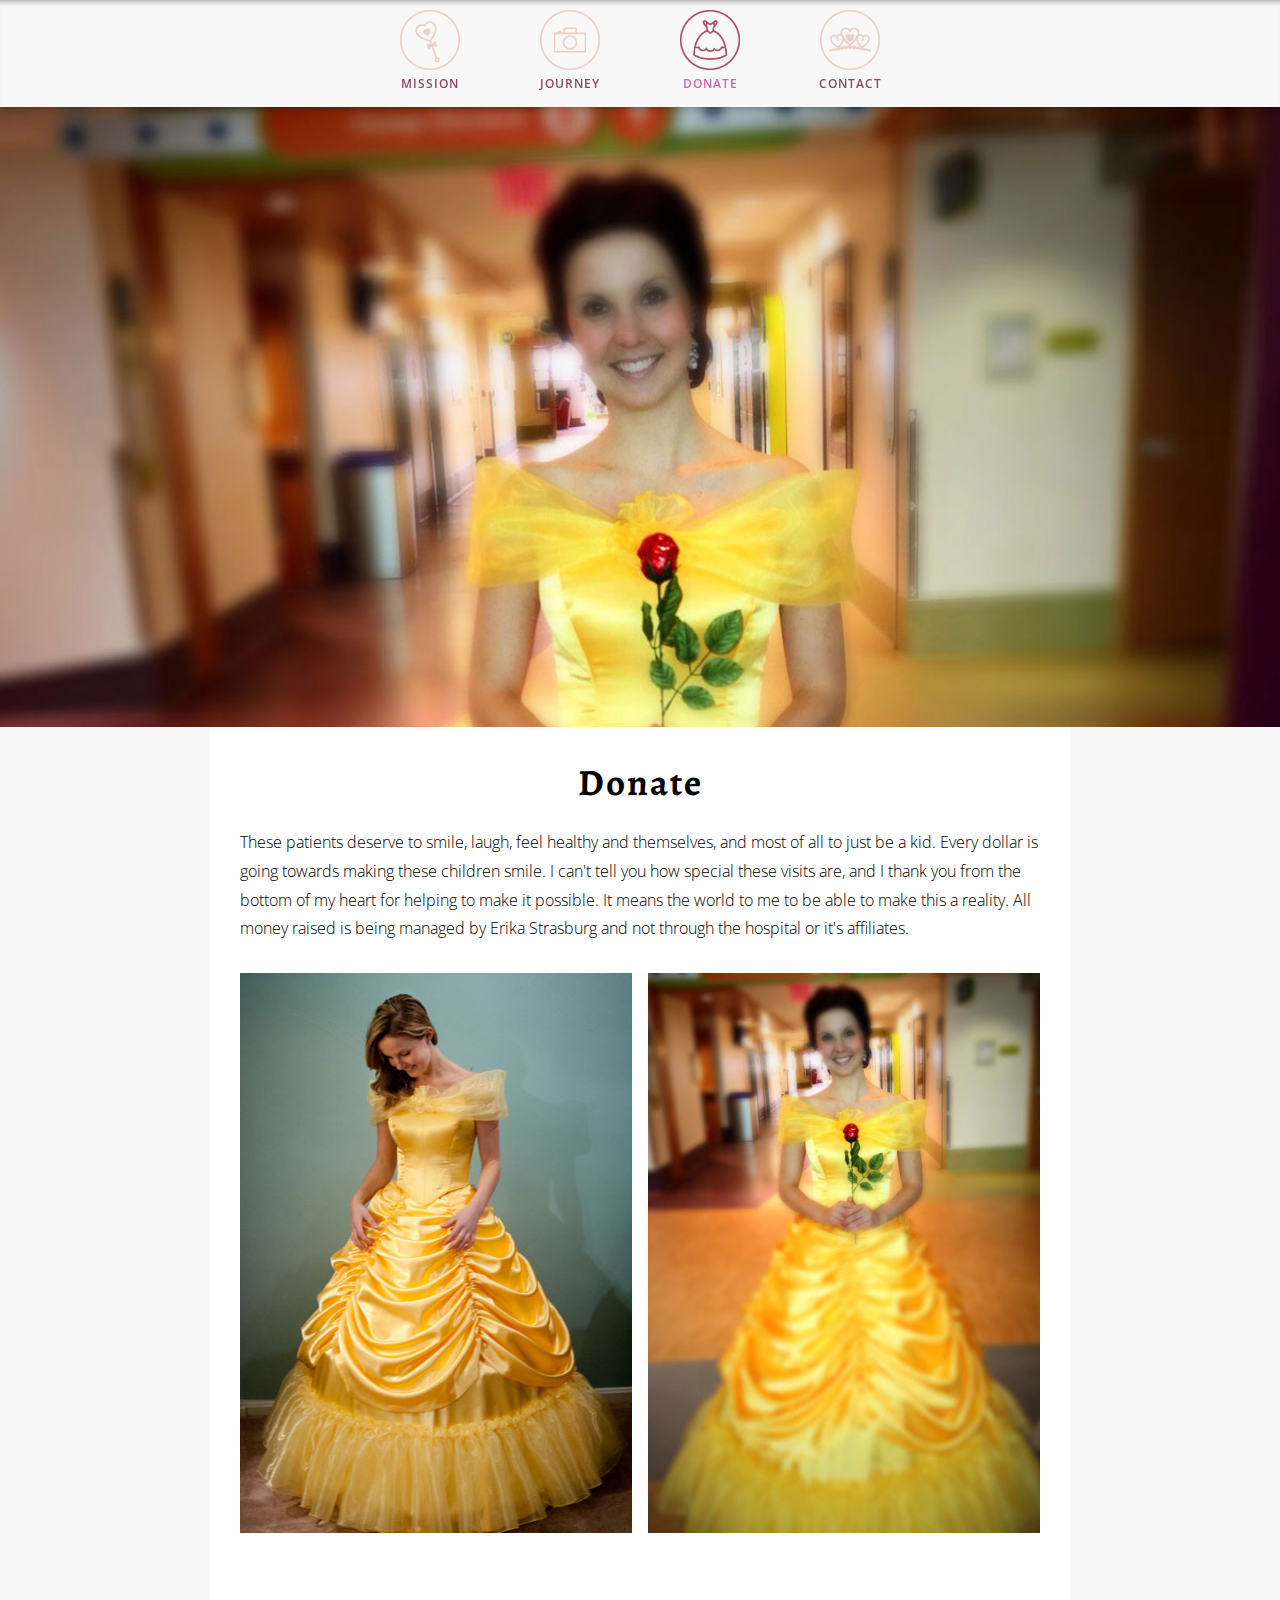
<file: donate.html>
<html>
<head>
        <meta http-equiv="Content-Type" content="text/html; charset=UTF-8" />
        <meta http-equiv="Pragma" content="no-cache" />
        <meta http-equiv="Cache-Control" content="no-cache" />
        <title>The Fairytale Foundation – Donate</title>
    <link href='http://fonts.googleapis.com/css?family=Open+Sans:300italic,400italic,600italic,700italic,800italic,400,300,600,700,800' rel='stylesheet' type='text/css'>

    <link href='http://fonts.googleapis.com/css?family=Alegreya:400italic,700italic,900italic,400,700,900' rel='stylesheet' type='text/css'>
    <link rel="stylesheet" text="text/css" href="css/style.css" type="text/css">

	<script type="text/javascript" src="js/jquery-1.9.1.min.js"></script>
    <script type="text/javascript" src="js/init.js?=ver1.1"></script>
    <title></title>
</head>

<body>
    <!-- BEGIN HEADER -->

    <header class="page-header">
        <nav class="page-nav">
<!--
            <div class="page-nav-logo">
                <a href="index.php">
                    <span class="page-nav-menu-icon"></span>
                </a>
            </div>
-->

            <div class="page-nav-menu-links">
                <div class="page-nav-menu-link" data-link="mission">
                <a href="mission.html">
					<span class="overlay anim300"></span>
                	<span class="base"></span>             
                    <span class="page-nav-menu-caption">Mission</span>
                </a>
                </div>
                <div class="page-nav-menu-link" data-link="journey">
                <a href="journey.html">
					<span class="overlay anim300"></span>
                	<span class="base"></span> 
                    <span class="page-nav-menu-caption">Journey</span>
                </a>
                </div>
                <div class="page-nav-menu-link active" data-link="donate">
                <a href="donate.html">
                	<span class="base"></span>
                    <span class="page-nav-menu-caption">Donate</span>
                </a>
                </div>
                <div class="page-nav-menu-link" data-link="contact">
                <a href="contact.php">
					<span class="overlay anim300"></span>
                	<span class="base"></span>
                    <span class="page-nav-menu-caption">Contact</span>
                </a>
                </div>
            </div>
        </nav>
    </header>
    <!-- END HEADER -->

        
        <!-- BEGIN SINGLE WORK -->

        <div class="container">
            <section class="cover work">
                <div class="slide donate"></div>
            </section>
			<section class="page">
			    <div class="wrapper">
			    <h1>Donate</h1>
			    <p>These patients deserve to smile, laugh, feel healthy and themselves, and most of all to just be a kid. Every dollar is going towards making these children smile.  I can't tell you how special these visits are, and I thank you from the bottom of my heart for helping to make it possible. It means the world to me to be able to make this a reality. All money raised is being managed by Erika Strasburg and not through the hospital or it's affiliates.
			    </p>
<!--
			    <div class="donation">
				    <form id="donation-form" method="post" action="">
					    <label for="amount">Your Donation</label>
					    <span class="usd-sign">$</span>
					    <input type="text" name="amount" id="amount" value="5.00">
						<span class="usd">USD</span>
					    <input type="submit" name="submit" value="Donate">
				    </form>
			    </div>
-->
			    <figure>
                    <div class="img_wrapper">
                        <img src="images/donate_dress.jpg" alt=""/>
                    </div>
<!--                     <figcaption class="center">Image Caption Here</figcaption> -->
                </figure>
			    </div>
			</section>
        </div>
        
        <!-- END SINGLE WORK -->
</body>
</html>
</file>
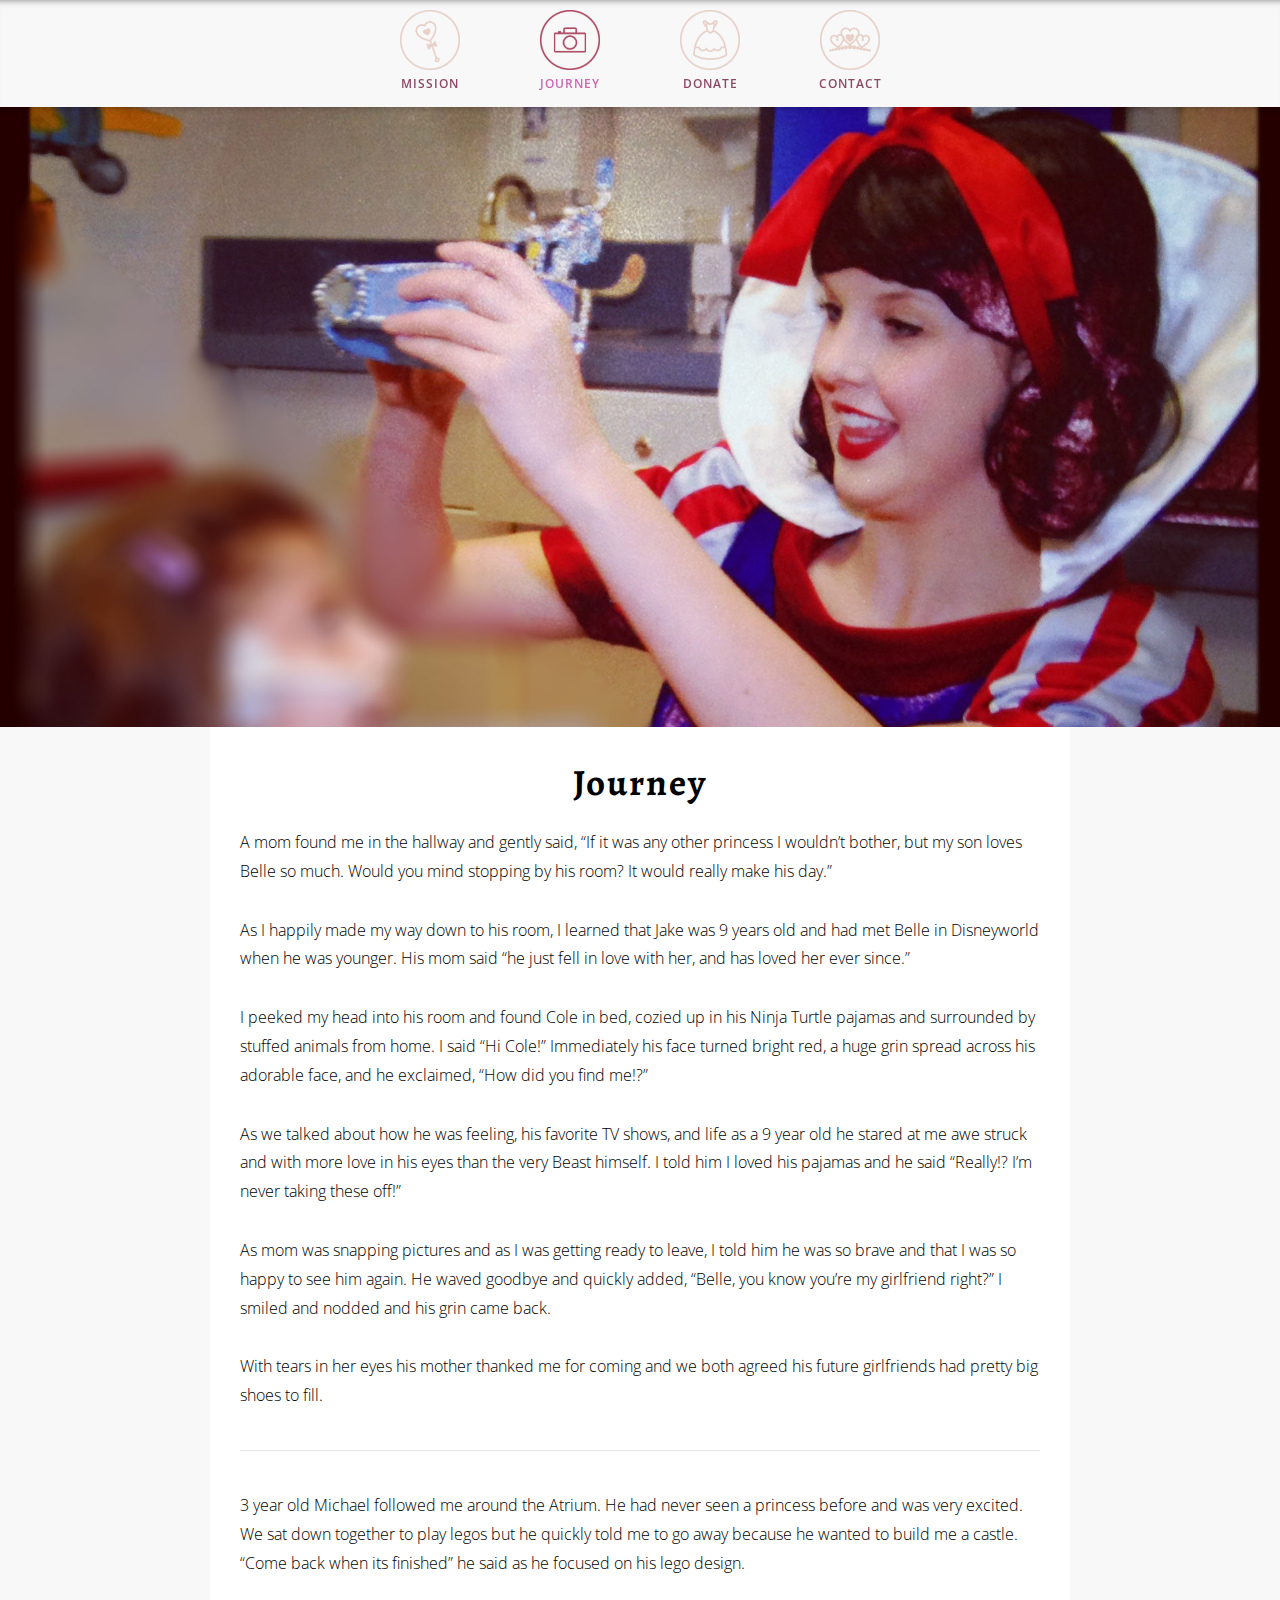
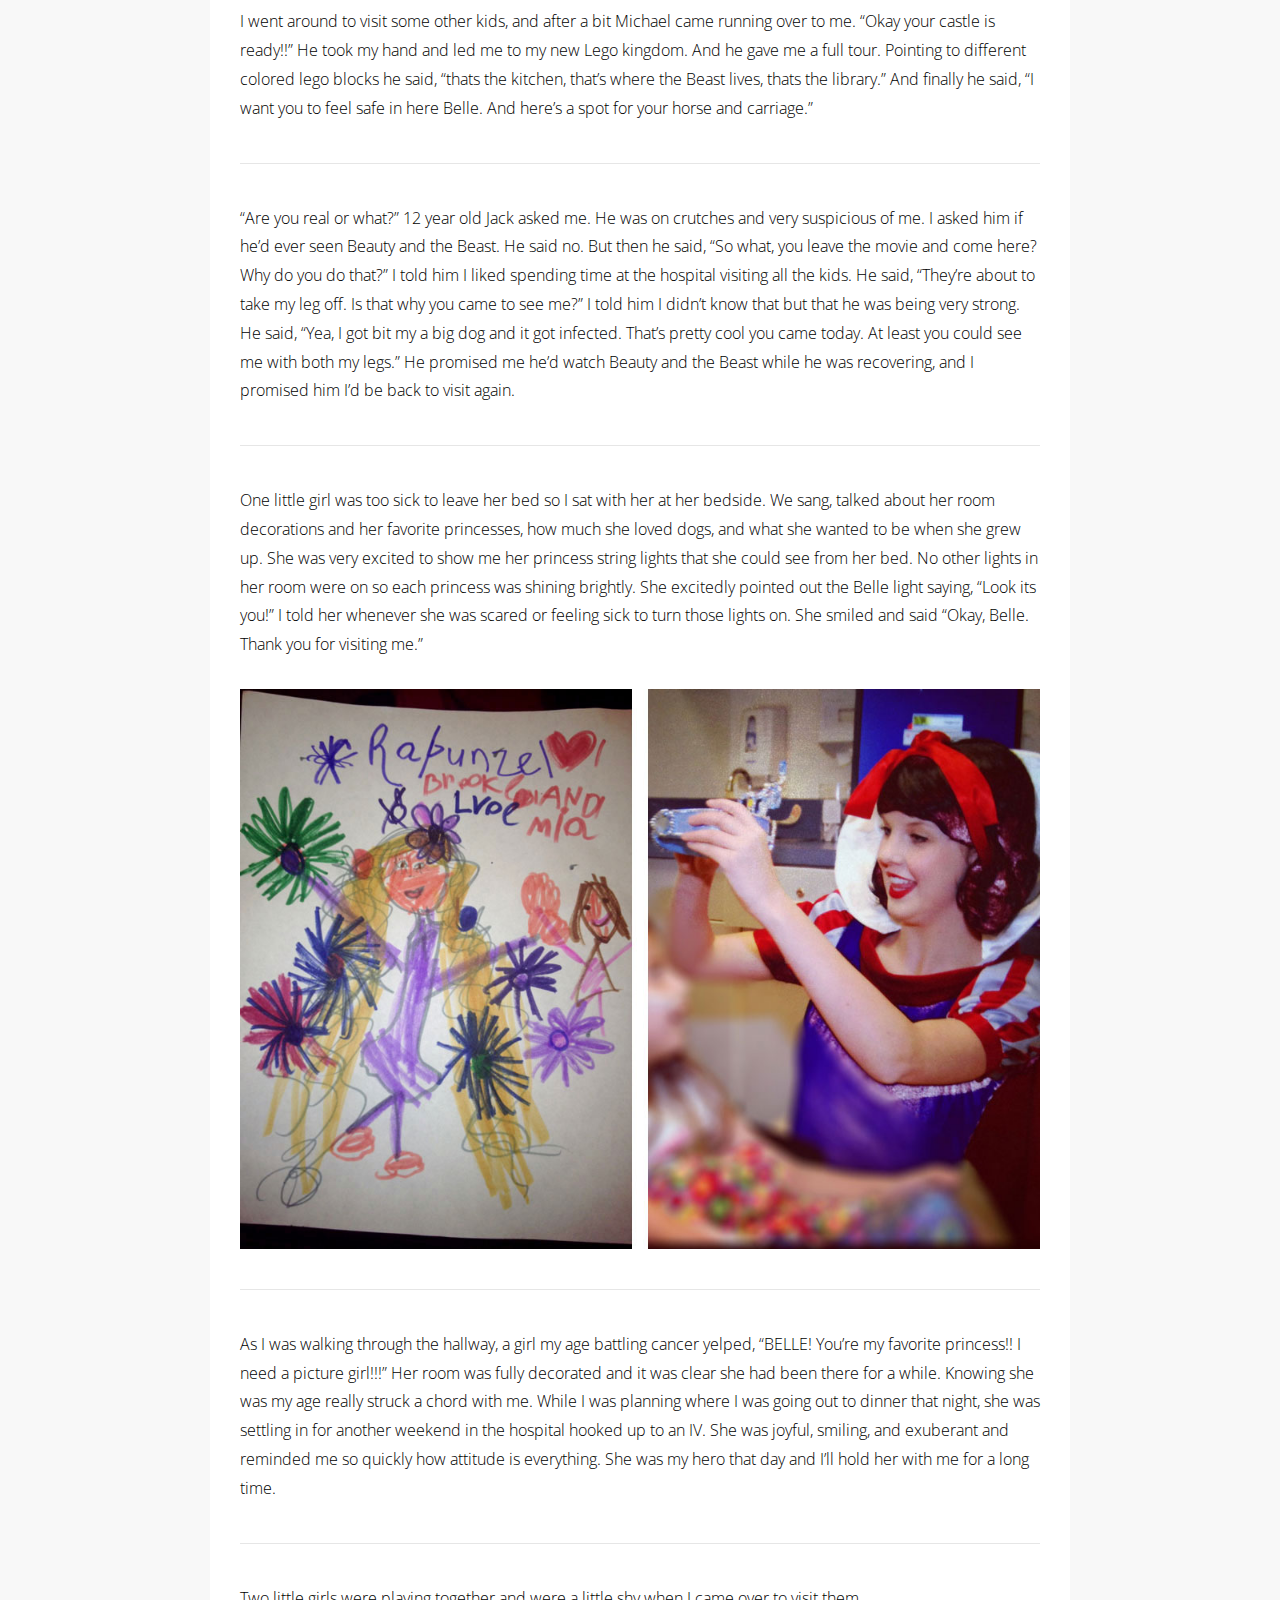
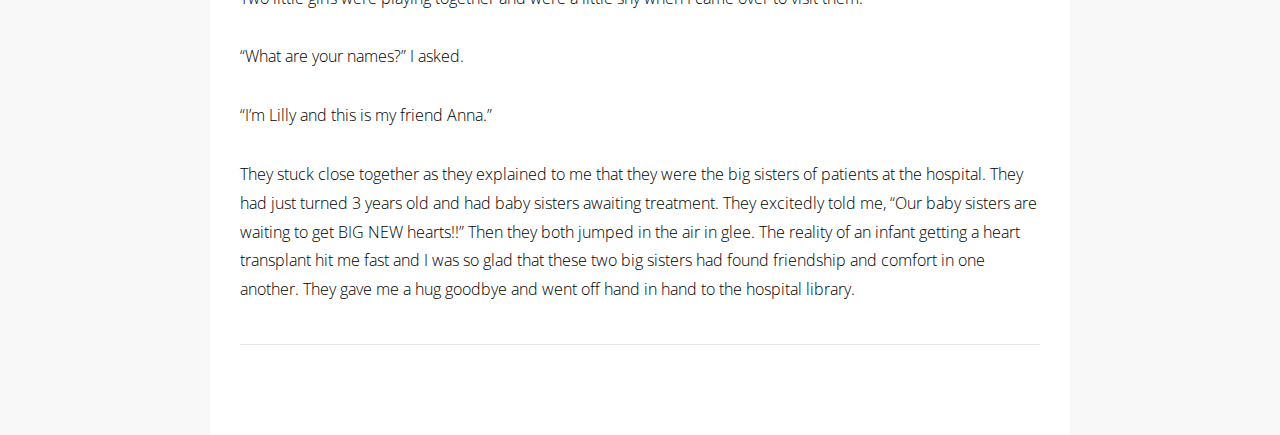
<file: journey.html>
<html>
<head>
        <meta http-equiv="Content-Type" content="text/html; charset=UTF-8" />
        <meta http-equiv="Pragma" content="no-cache" />
        <meta http-equiv="Cache-Control" content="no-cache" />
        <title>The Fairytale Foundation – Journey</title>
    <link href='http://fonts.googleapis.com/css?family=Open+Sans:300italic,400italic,600italic,700italic,800italic,400,300,600,700,800' rel='stylesheet' type='text/css'>

    <link href='http://fonts.googleapis.com/css?family=Alegreya:400italic,700italic,900italic,400,700,900' rel='stylesheet' type='text/css'>
    <link rel="stylesheet" text="text/css" href="css/style.css" type="text/css">

	<script type="text/javascript" src="js/jquery-1.9.1.min.js"></script>
    <script type="text/javascript" src="js/init.js?=ver1.1"></script>
    <title></title>
</head>

<body>
    <!-- BEGIN HEADER -->

    <header class="page-header">
        <nav class="page-nav">
<!--
            <div class="page-nav-logo">
                <a href="index.php">
                    <span class="page-nav-menu-icon"></span>
                </a>
            </div>
-->

            <div class="page-nav-menu-links">
                <div class="page-nav-menu-link" data-link="mission">
                <a href="mission.html">
                    <span class="overlay anim300"></span>
                	<span class="base"></span>                    
                    <span class="page-nav-menu-caption">Mission</span>
                </a>
                </div>
                <div class="page-nav-menu-link active" data-link="journey">
                <a href="journey.html">
                	<span class="base"></span>                    
                    <span class="page-nav-menu-caption">Journey</span>
                </a>
                </div>
                <div class="page-nav-menu-link" data-link="donate">
                <a href="donate.html">
					<span class="overlay anim300"></span>
                	<span class="base"></span>
                    <span class="page-nav-menu-caption">Donate</span>
                </a>
                </div>
                <div class="page-nav-menu-link" data-link="contact">
                <a href="contact.php">
					<span class="overlay anim300"></span>
                	<span class="base"></span>
                    <span class="page-nav-menu-caption">Contact</span>
                </a>
                </div>
            </div>
        </nav>
    </header>
    <!-- END HEADER -->

        
        <!-- BEGIN SINGLE WORK -->

        <div class="container">
            <section class="cover work">
                <div class="slide journey"></div>
            </section>
			<section class="page">
			    <div class="wrapper">
			    <h1>Journey</h1>
			    <p>A mom found me in the hallway and gently said, “If it was any other princess I wouldn’t bother, but my son loves Belle so much. Would you mind stopping by his room? It would really make his day.”
			    </p>
			    <p>
As I happily made my way down to his room, I learned that Jake was 9 years old and had met Belle in Disneyworld when he was younger. His mom said “he just fell in love with her, and has loved her ever since.”
			    </p>
			    <p>
I peeked my head into his room and found Cole in bed, cozied up in his Ninja Turtle pajamas and surrounded by stuffed animals from home. I said “Hi Cole!” Immediately his face turned bright red, a huge grin spread across his adorable face, and he exclaimed, “How did you find me!?”
			    </p>
			    <p>
As we talked about how he was feeling, his favorite TV shows, and life as a 9 year old he stared at me awe struck and with more love in his eyes than the very Beast himself. I told him I loved his pajamas and he said “Really!? I’m never taking these off!”
			    </p>
			    <p>
As mom was snapping pictures and as I was getting ready to leave, I told him he was so brave and that I was so happy to see him again. He waved goodbye and quickly added, “Belle, you know you’re my girlfriend right?” I smiled and nodded and his grin came back.
				<p>
With tears in her eyes his mother thanked me for coming and we both agreed his future girlfriends had pretty big shoes to fill.
			    </p>
				<div class="hr"></div>
				<p>
				3 year old Michael followed me around the Atrium. He had never seen a princess before and was very excited. We sat down together to play legos but he quickly told me to go away because he wanted to build me a castle. “Come back when its finished” he said as he focused on his lego design.
				</p>
				<p>
I went around to visit some other kids, and after a bit Michael came running over to me. “Okay your castle is ready!!” He took my hand and led me to my new Lego kingdom. And he gave me a full tour. Pointing to different colored lego blocks he said, “thats the kitchen, that’s where the Beast lives, thats the library.” And finally he said, “I want you to feel safe in here Belle. And here’s a spot for your horse and carriage.”
				</p>
				<div class="hr"></div>
				<p>
				“Are you real or what?” 12 year old Jack asked me. He was on crutches and very suspicious of me. I asked him if he’d ever seen Beauty and the Beast. He said no. But then he said, “So what, you leave the movie and come here? Why do you do that?” I told him I liked spending time at the hospital visiting all the kids. He said, “They’re about to take my leg off. Is that why you came to see me?” I told him I didn’t know that but that he was being very strong. He said, “Yea, I got bit my a big dog and it got infected. That’s
pretty cool you came today. At least you could see me with both my legs.” He promised me he’d watch Beauty and the Beast while he was recovering, and I promised him I’d be back to visit again.
				</p>
				<div class="hr"></div>
				<p>
				One little girl was too sick to leave her bed so I sat with her at her bedside. We sang, talked about her room decorations and her favorite princesses, how much she loved dogs, and what she wanted to be when she grew up. She was very excited to show me her princess string lights that she could see from her bed. No other lights in her room were on so each princess was shining brightly. She excitedly pointed out the Belle light saying, “Look its you!” I told her whenever she was scared or feeling sick to turn those lights on. She smiled and said “Okay, Belle. Thank you for visiting me.”
				</p>
				<figure>
                    <div class="img_wrapper">
                        <img src="images/journey_visit.jpg" alt=""/>
                    </div>
<!--                     <figcaption class="center">Image Caption Here</figcaption> -->
                </figure>
				<div class="hr"></div>
				<p>
				As I was walking through the hallway, a girl my age battling cancer yelped, “BELLE! You’re my favorite princess!! I need a picture girl!!!” Her room was fully decorated and it was clear she had been there for a while. Knowing she was my age really struck a chord with me. While I was planning where I was going out to dinner that night, she was settling in for another weekend in the hospital hooked up to an IV. She was joyful, smiling, and exuberant and reminded me so quickly how attitude is everything. She was my hero that day and I’ll hold her with me for a long time.
				</p>
				<div class="hr"></div>
				<p>
				Two little girls were playing together and were a little shy when I came over to visit them.
				</p>
				<p>
“What are your names?” I asked.
				</p>
				<p>
				“I’m Lilly and this is my friend Anna.”
				</p>
				<p>
They stuck close together as they explained to me that they were the big sisters of patients at the hospital. They had just turned 3 years old and had baby sisters awaiting treatment. They excitedly told me, “Our baby sisters are waiting to get BIG NEW hearts!!” Then they both jumped in the air in glee. The reality of an infant getting a heart transplant hit me fast and I was so glad that these two big sisters had found friendship and comfort in one another. They gave me a hug goodbye and went off hand in hand to the hospital library.
				</p>
                <div class="hr"></div>
			    </div>
			</section>
        </div>
        
        <!-- END SINGLE WORK -->
</body>
</html>
</file>
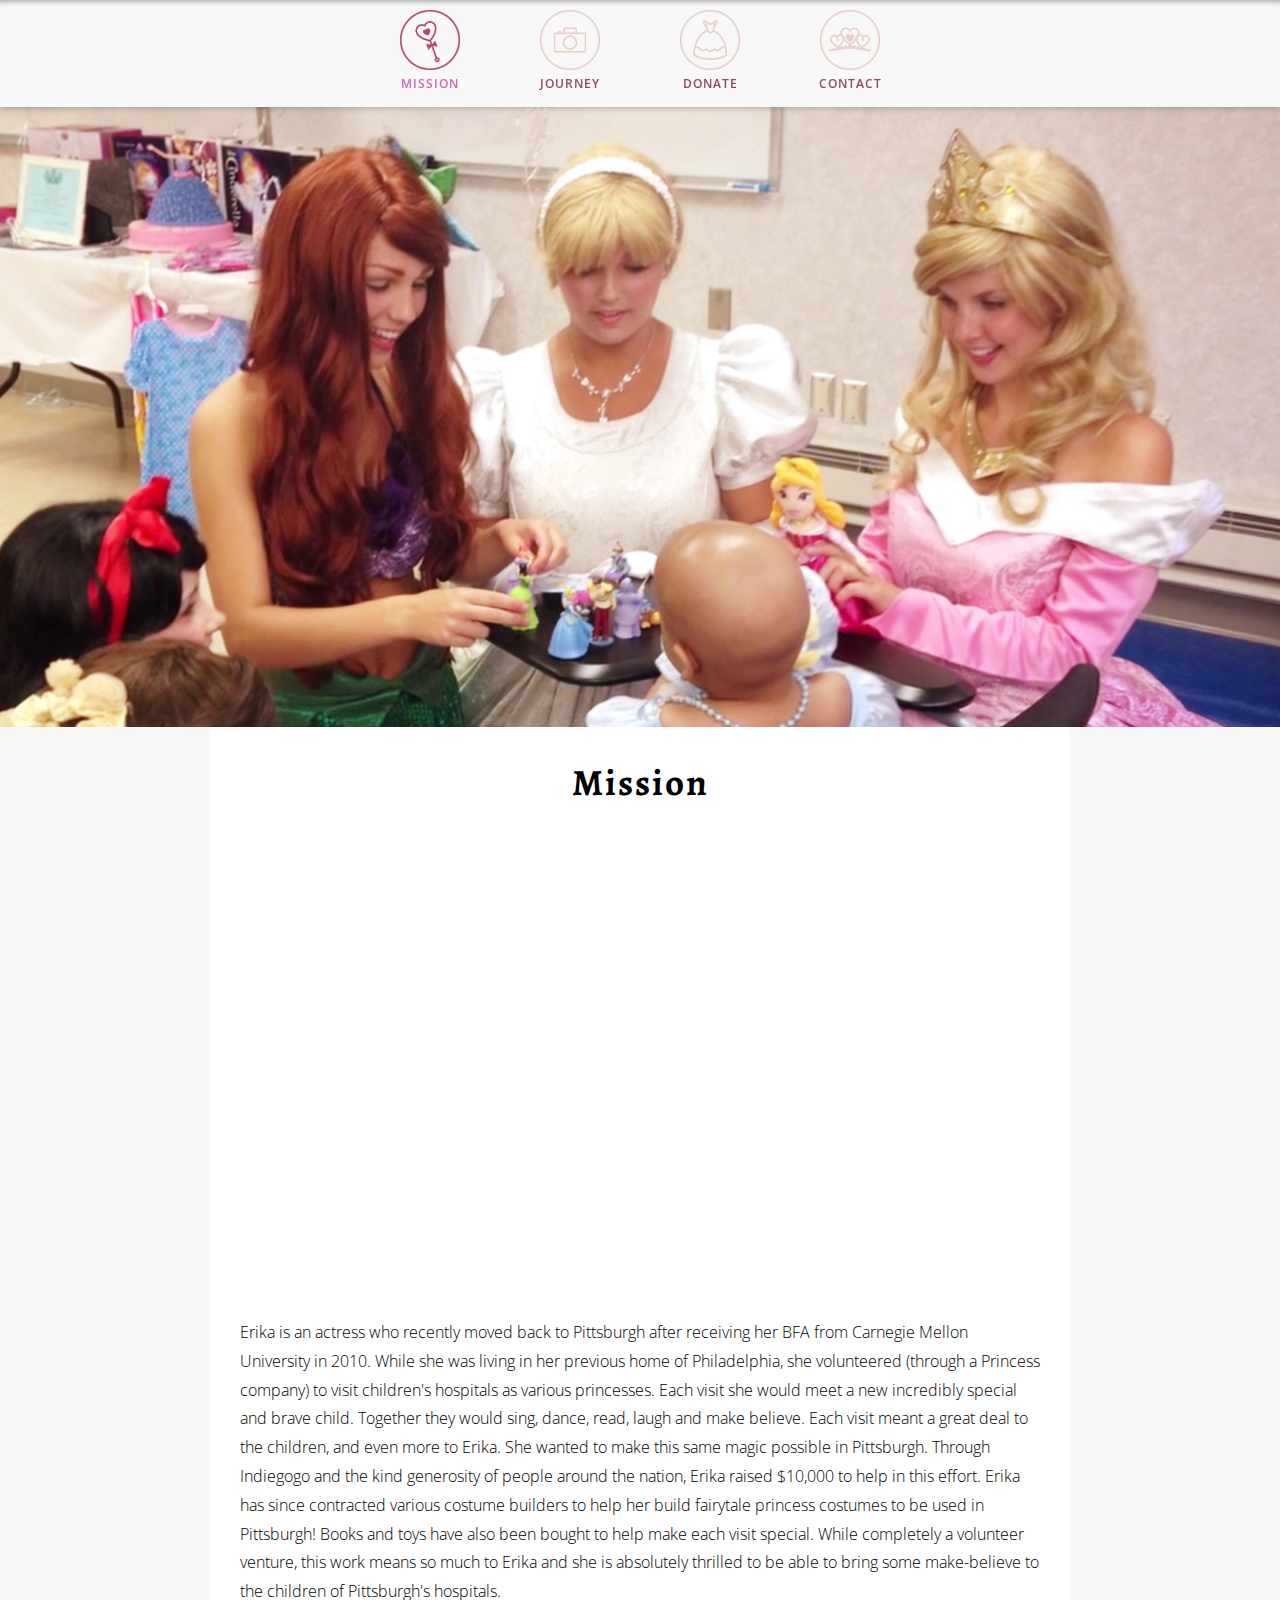
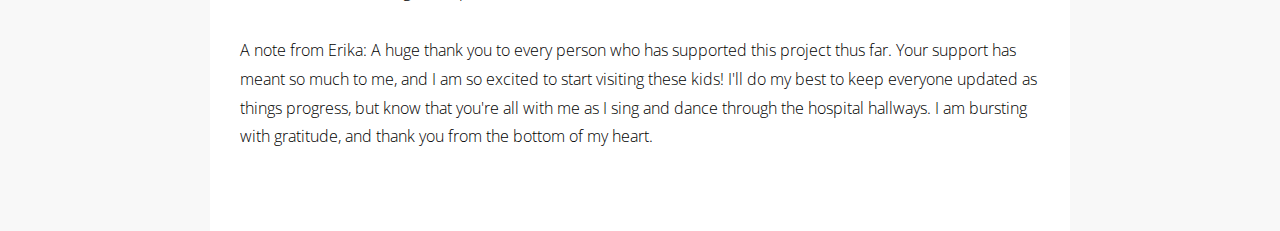
<file: mission.html>
<html>
<head>
        <meta http-equiv="Content-Type" content="text/html; charset=UTF-8" />
        <meta http-equiv="Pragma" content="no-cache" />
        <meta http-equiv="Cache-Control" content="no-cache" />
        <title>The Fairytale Foundation – Mission</title>
    <link href='http://fonts.googleapis.com/css?family=Open+Sans:300italic,400italic,600italic,700italic,800italic,400,300,600,700,800' rel='stylesheet' type='text/css'>

    <link href='http://fonts.googleapis.com/css?family=Alegreya:400italic,700italic,900italic,400,700,900' rel='stylesheet' type='text/css'>
    <link rel="stylesheet" text="text/css" href="css/style.css" type="text/css">

	<script type="text/javascript" src="js/jquery-1.9.1.min.js"></script>
    <script type="text/javascript" src="js/init.js?=ver1.1"></script>
    <title></title>
</head>

<body>
    <!-- BEGIN HEADER -->

    <header class="page-header">
        <nav class="page-nav">
<!--
            <div class="page-nav-logo">
                <a href="index.php">
                    <span class="page-nav-menu-icon"></span>
                </a>
            </div>
-->

            <div class="page-nav-menu-links">
                <div class="page-nav-menu-link active" data-link="mission">
                <a href="mission.html">
                    <span class="base anim300"></span>           
                    <span class="page-nav-menu-caption">Mission</span>
                </a>
                </div>
                <div class="page-nav-menu-link" data-link="journey">
                <a href="journey.html">
					<span class="overlay anim300"></span>
                	<span class="base"></span>          
                    <span class="page-nav-menu-caption">Journey</span>
                </a>
                </div>
                <div class="page-nav-menu-link" data-link="donate">
                <a href="donate.html">
					<span class="overlay anim300"></span>
                	<span class="base"></span>              
                    <span class="page-nav-menu-caption">Donate</span>
                </a>
                </div>
                <div class="page-nav-menu-link" data-link="contact">
                <a href="contact.php">
					<span class="overlay anim300"></span>
                	<span class="base"></span>               
                    <span class="page-nav-menu-caption">Contact</span>
                </a>
                </div>
            </div>
        </nav>
    </header>
    <!-- END HEADER -->

        
        <!-- BEGIN SINGLE WORK -->

        <div class="container">
            <section class="cover work">
                <div class="slide mission"></div>
            </section>
			<section class="page">
			    <div class="wrapper">
				<figure>
			    <h1>Mission</h1>				
			    <iframe src="https://player.vimeo.com/video/77616244?title=0&amp;byline=0&amp;portrait=0" width="800" height="450" frameborder="0" webkitallowfullscreen mozallowfullscreen allowfullscreen></iframe>
				</figure>
			    <p>Erika is an actress who recently moved back to Pittsburgh after receiving her BFA from Carnegie Mellon University in 2010. While she was living in her previous home of Philadelphia, she volunteered (through a Princess company) to visit children's hospitals as various princesses. Each visit she would meet a new incredibly special and brave child. Together they would sing, dance, read, laugh and make believe. Each visit meant a great deal to the children, and even more to Erika. She wanted to make this same magic possible in Pittsburgh. Through Indiegogo and the kind generosity of people around the nation, Erika raised $10,000 to help in this effort. Erika has since contracted various costume builders to help her build fairytale princess costumes to be used in Pittsburgh! Books and toys have also been bought to help make each visit special. While completely a volunteer venture, this work means so much to Erika and she is absolutely thrilled to be able to bring some make-believe to the children of Pittsburgh's hospitals. 
			    </p>

<p>A note from Erika: A huge thank you to every person who has supported this project thus far. Your support has meant so much to me, and I am so excited to start visiting these kids! I'll do my best to keep everyone updated as things progress, but know that you're all with me as I sing and dance through the hospital hallways. I am bursting with gratitude, and thank you from the bottom of my heart. 
			    </p>
			    </div>
			</section>
        </div>
        
        <!-- END SINGLE WORK -->
</body>
</html>
</file>
<file: css/style.css>
/* ------ DEFAULTS ------ */

html, body, div, span, applet, object, iframe,
h1, h2, h3, h4, h5, h6, p, blockquote, pre,
a, abbr, acronym, address, big, cite, code,
del, dfn, em, img, ins, kbd, q, s, samp,
small, strike, strong, sub, sup, tt, var,
b, u, i, center,
dl, dt, dd, ol, ul, li,
fieldset, form, label, legend,
table, caption, tbody, tfoot, thead, tr, th, td,
article, aside, canvas, details, embed, 
figure, figcaption, footer, header, hgroup, 
menu, nav, output, ruby, section, summary,
time, mark, audio, video{
    margin: 0;
    padding: 0;
    border: 0;
    font-size: 100%;
    vertical-align: baseline;
}

article, aside, details, figcaption, figure, 
footer, header, hgroup, menu, nav, section{
    display: block;
}

/* ------ GLOBAL CSS3 TRANSITIONS ----- */

.anim300{
	-webkit-transition: all 300ms ease-in-out;
    -moz-transition: all 300ms ease-in-out;
    -ms-transition: all 300ms ease-in-out;
    -o-transition: all 300ms ease-in-out;	
    transition: all 300ms ease-in-out;
}

.body{
	-webkit-font-smoothing: antialiased;
}

.wrapper{
	max-width: 800px;
	margin: 0 auto;
	padding: 30px 30px 50px 30px;
	background-color: #fff;
}

/* ------ CONTACT FORM ----- */
#contact-form{
	max-width: 470px;
	margin: 0 auto;
}

#contact-form label{
	display: block;
	margin: 0 0 0.5rem;
	font-size: 1rem;
}

#contact-form input[type=text], #contact-form input[type=submit], #contact-form textarea{
	width: 100%;
	margin: 0 0 1rem;
	padding: 8px 10px;
	border: 1px solid #d2d2d2;
	font-size: 1rem;
	font-weight: 300;
	-webkit-border-radius: 5px;
	-moz-border-radius: 5px;
	border-radius: 5px;
	-webkit-box-shadow: 0 0 6px rgba(0, 0, 0, 0.1) inset;
	box-shadow: 0 0 6px rgba(0, 0, 0, 0.1) inset;	
}

body, input, textarea{
	font-family: 'Open Sans';
}

.page-header{
	text-align: center;
	position: fixed;
	top: 0;
	left: 0;
	width: 100%;
	z-index: 3;
	background-color: #f8f8f8;
/* 	border-bottom: 1px solid #ccc8c7; */
	-webkit-box-shadow: 0 0 7px rgba(0,0,0,.3), inset 0 7px 7px -7px rgba(0,0,0,.5);
}

.index-page-header{
	text-align: center;
	/* padding-top: 270px; */
}

.page-nav{
/*
	position: relative;
	width: 100%;
*/
}

.page-nav-logo{
	display: inline-block;
	position: absolute;
	left: 0;
}

.page-nav-menu-links{
	display: inline-block;
	margin: 0 auto;
	max-width: 632px;
}

.page-nav-menu-link{
	float: left;
	width: 120px;
	margin: 10px;
	cursor: pointer;
}

.page-nav-menu-icon{
	width: 60px;
	height: 60px;
	display: block;
	position: relative;
	left: 29px;
/* 	margin-top: 10px; */
	background-size: 100%;
	-webkit-transition: all 300ms ease-in-out;
	transition: all 300ms ease-in-out;
}

/* ------ MENU ICONS ----- */
.page-nav-menu-link .base{
	width: 60px;
	height: 60px;
	background-size: 100%;
	display: inline-block;
}

.page-nav-menu-link .overlay{
	position: absolute;
	opacity: 0;
	width: 60px;
	height: 60px;
	z-index: 9;
	background-size: 100%;
}

.page-nav-menu-link:hover .overlay{
    opacity: 1;
}

.page-nav-menu-link[data-link="mission"] .base{
	background-image: url(../images/mission_icon_pink.png);
}

.page-nav-menu-link[data-link="journey"] .base{
	background-image: url(../images/journey_icon_pink.png);
}

.page-nav-menu-link[data-link="donate"] .base{
	background-image: url(../images/donate_icon_pink.png);
}

.page-nav-menu-link[data-link="contact"] .base{
	background-image: url(../images/contact_icon_pink.png);
}

.page-nav-menu-link[data-link="mission"] .overlay.index{
	background-image: url(../images/mission_icon_white.png);
}

.page-nav-menu-link[data-link="journey"] .overlay.index{
	background-image: url(../images/journey_icon_white.png);
}

.page-nav-menu-link[data-link="donate"] .overlay.index{
	background-image: url(../images/donate_icon_white.png);
}

.page-nav-menu-link[data-link="contact"] .overlay.index{
	background-image: url(../images/contact_icon_white.png);
}

.page-nav-menu-link[data-link="mission"] .overlay,
.page-nav-menu-link[data-link="mission"].active .base{
	background-image: url(../images/mission_icon_red.png);
}

.page-nav-menu-link[data-link="journey"] .overlay,
.page-nav-menu-link[data-link="journey"].active .base{
	background-image: url(../images/journey_icon_red.png);
}

.page-nav-menu-link[data-link="donate"] .overlay,
.page-nav-menu-link[data-link="donate"].active .base{
	background-image: url(../images/donate_icon_red.png);
}

.page-nav-menu-link[data-link="contact"] .overlay,
.page-nav-menu-link[data-link="contact"].active .base{
	background-image: url(../images/contact_icon_red.png);
}

/* ------ MENU CAPTIONS ----- */
.page-nav-menu-caption{
	font-family: 'Open Sans';
	text-transform: uppercase;
	letter-spacing: 1px;
	font-size: 12px;
/* 	color: #fff; */
	display: block;
	margin: 5px 0 5px 0;
	-webkit-transition: all 300ms ease-in-out;
	transition: all 300ms ease-in-out;
}

.page{
/* 	padding: 30px 0 50px 0; */
	position: relative;
	background-color: #f8f8f8;
}

.page p{
	line-height: 1.8rem;
	font-size: 1rem;
	font-weight: 300;
	margin-bottom: 30px;	
}

.donation{
	margin-bottom: 30px;
}

.donation label{
	display: inline-block;
	position: relative;
	width: 200px;
	text-align: right;
	margin-right: 100px;
}

.donation .usd-sign{
	display: inline-block;
	position: relative;
}

.donation input{
	margin: 0 10px;
	display: inline-block;
	padding: 8px 10px;
	border: 1px solid #d2d2d2;
	font-size: 1rem;
	font-weight: 300;
	-webkit-border-radius: 5px;
	-moz-border-radius: 5px;
	border-radius: 5px;
	-webkit-box-shadow: 0 0 6px rgba(0, 0, 0, 0.1) inset;
	box-shadow: 0 0 6px rgba(0, 0, 0, 0.1) inset;
	width: 100px;
}

.donation .usd{
	margin-right: 50px;
}

.page figure{
	margin-bottom: 30px;
}

.page-nav-menu-link a{
	text-decoration: none;
	color: #8c4865;
/* 	color: #ad4c64; */
/* 	color: #e8d0c6; */
	font-weight: 600;
	font-size: 12px;
}

.index-page-header .page-nav-menu-link a{
	text-decoration: none;
	color: #fff;
/* 	color: #ad4c64; */
/* 	color: #e8d0c6; */
	font-weight: 600;
	font-size: 12px;
}

.page-nav-menu-link a:hover, 
.page-nav-menu-link.active a{
	color: #ce65b3;
/* 	color: #ad4c64; */
}

.index-page-header .page-nav-menu-link a:hover{
	color: #ccc;
/* 	color: #e7d0c7; */
}

/*
.page-nav-menu-link.active page-nav-menu-caption{
	color: #ccc;
}
*/

.center{
	text-align: center;
}

.slide{
    position: fixed;
    width: 100%;
    top: 97;
    left: 0;
    background: #000;
    background-repeat: no-repeat;
    background-position: center;

    -webkit-background-size: cover;
    -moz-background-size: cover;
    background-size: cover;
    z-index: -1;
}

.slide.mission{
    background-image: url(../images/mission_hero.jpg);	
}

.slide.journey{
    background-image: url(../images/journey_hero.jpg);	
}

.slide.donate{
    background-image: url(../images/donate_hero.jpg);	
}

.slide.contact{
    background-image: url(../images/contact_hero.jpg);	
}

.cover{
/*     position: relative; */
    min-height: 0px;
}

.cover.work{
/*     position: relative; */
    min-height: 196px;
    /*height: 525px;*/
}

h1{
	font-family: 'Alegreya';
	text-align: center;
/* 	text-transform: uppercase; */
	letter-spacing: 2px;
	font-size: 37px;
	margin-bottom: 20px;
}

.page .hr{
	display: block;
    height: 1px;
    background: #e6e6e6;
    margin: 40px 0;
}

.page figure{
    margin-bottom: 40px;
}

.img_wrapper{
    position: relative;
    background: #eee;
    /*max-width: 700px;*/
    margin: 0 auto 30px auto;
    overflow: hidden;
}

.img_wrapper img{
    width: 100%;
    height: auto;
    opacity: 1;
    float: left;
    top: 0;
    left: 0;

    -webkit-transition: all 250ms ease-in-out;
    -moz-transition: all 250ms ease-in-out;
    -ms-transition: all 250ms ease-in-out;
    -o-transition: all 250ms ease-in-out;
    transition: all 250ms ease-in-out;
}

.page figcaption{
    font-size: 13px;
    font-weight: 400;
    margin-top: 15px;
    line-height: 1.5;
    /*color: #808080;*/
}

.index.background{
	position: fixed;
	top: 0;
	left: 0;
	width: 100%;
	height: 100%;
	background: #000;
	background-image: url(../images/index_background.jpg);
	       
    background-repeat: no-repeat;
    background-position: center top;

    -webkit-background-size: cover;
    -moz-background-size: cover;
    background-size: cover;
	z-index: -1;
}
</file>
